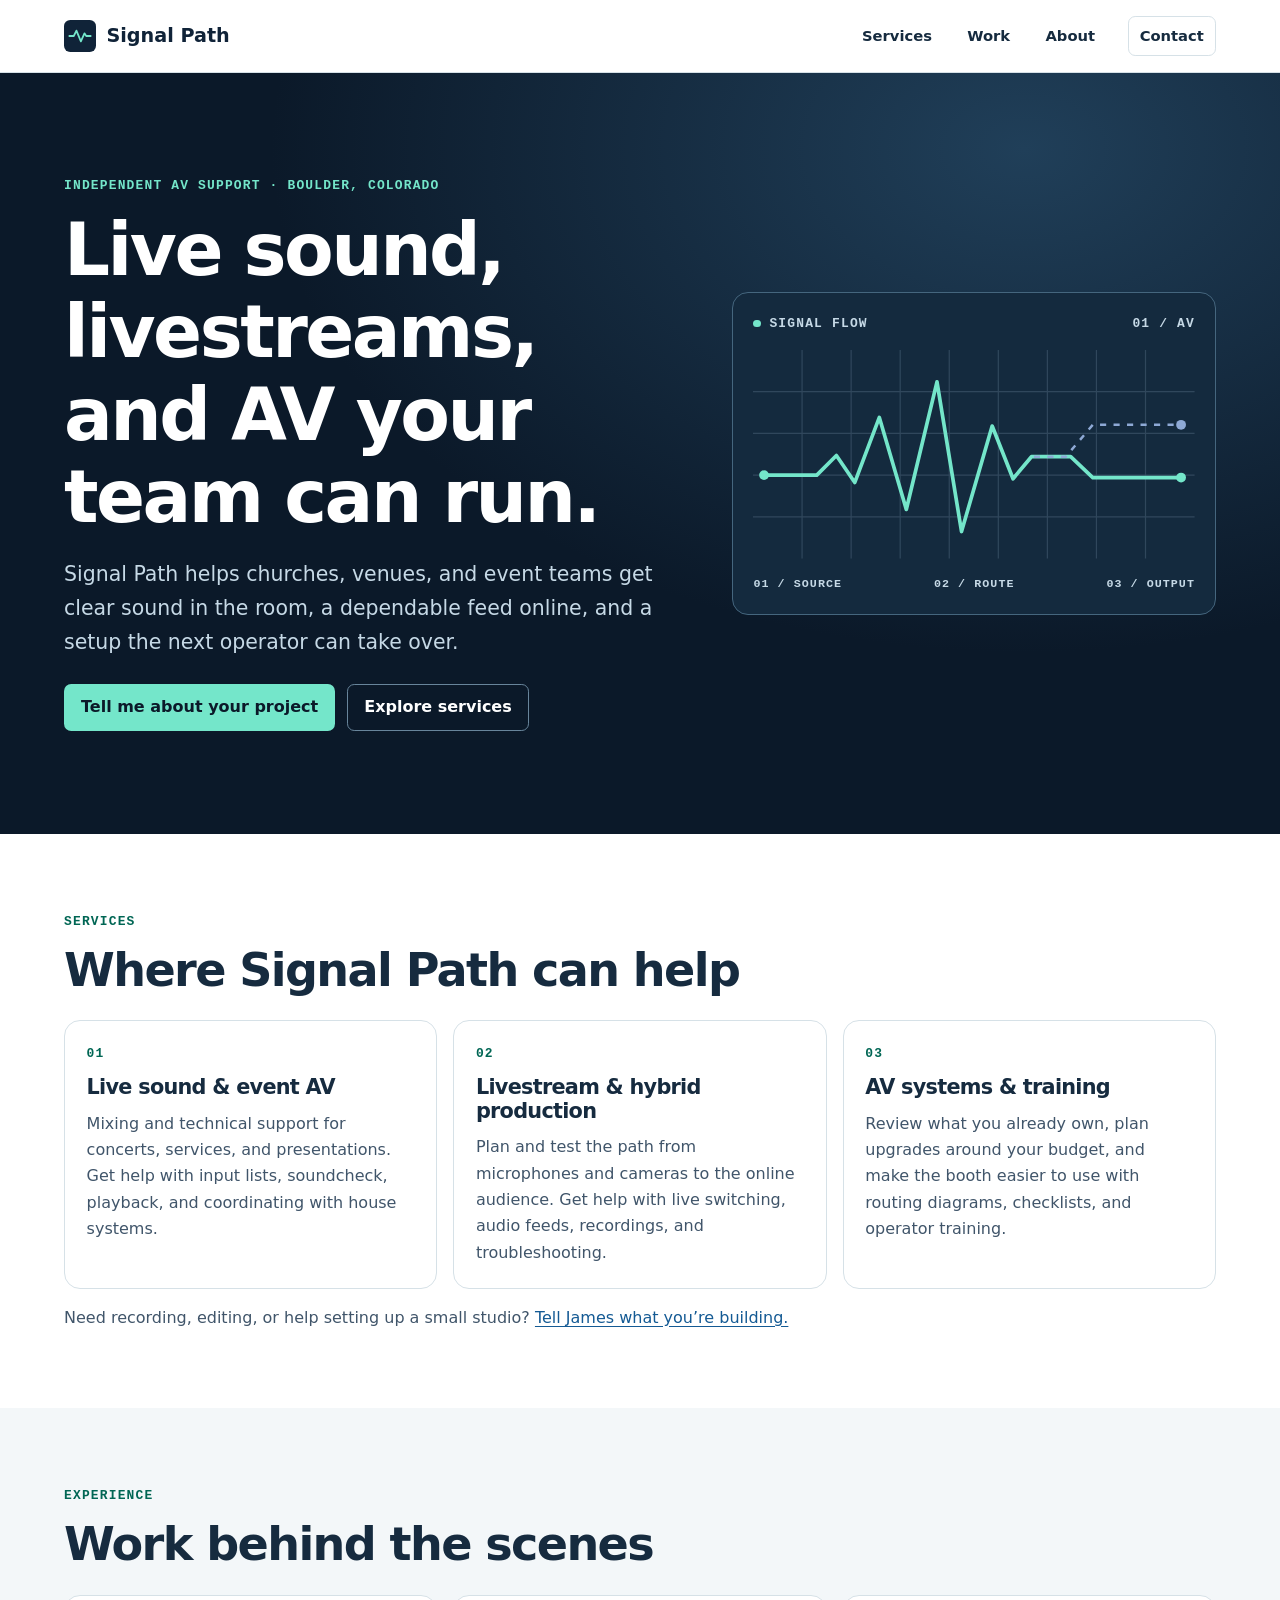
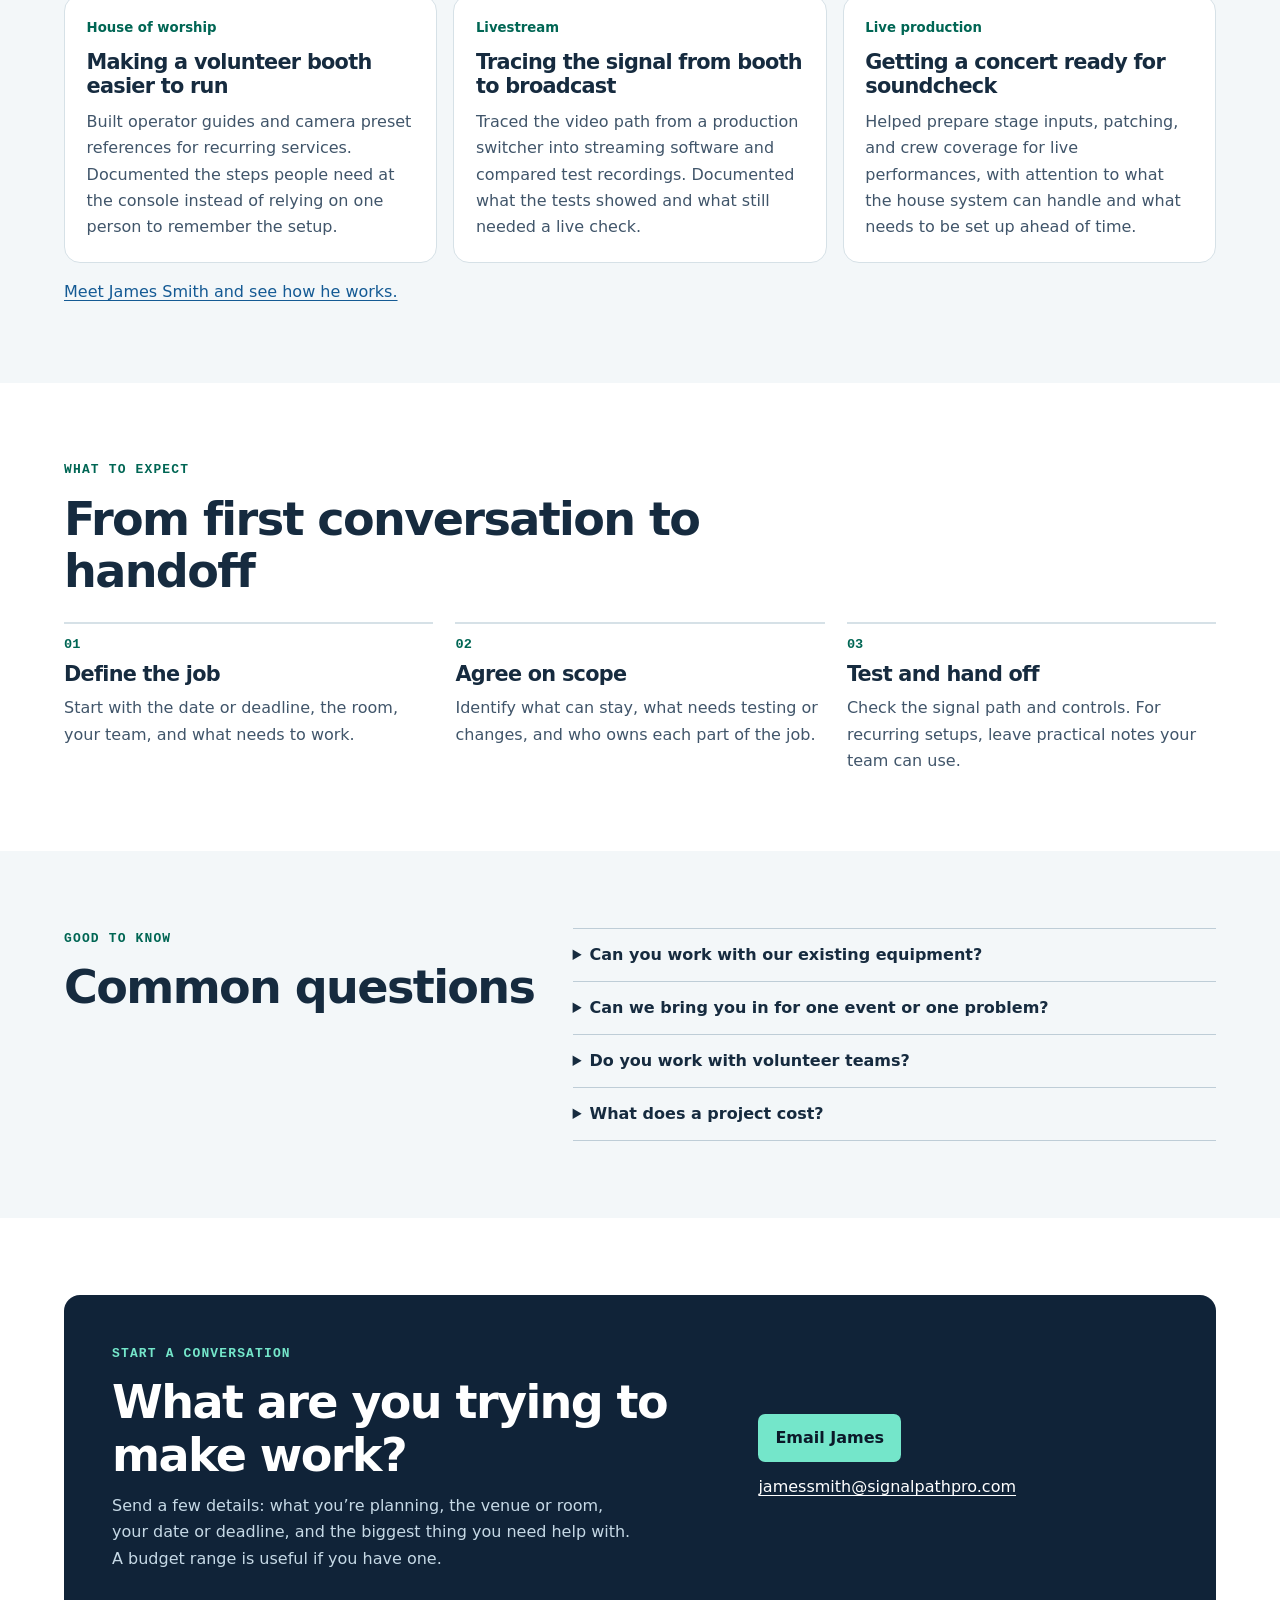
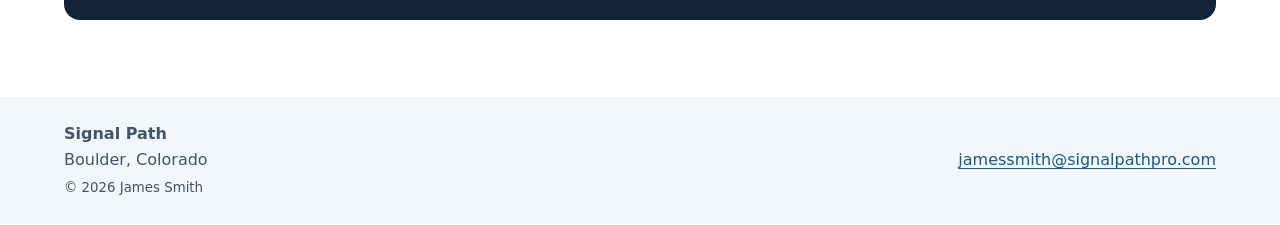
<file: index.html>
<!doctype html>
<html lang="en">
<head>
  <meta charset="UTF-8">
  <meta name="viewport" content="width=device-width, initial-scale=1">
  <meta name="description" content="Boulder-based AV support from James Smith: live sound, livestream production, system troubleshooting, and operator training for churches, venues, and event teams.">
  <meta name="theme-color" content="#102338">
  <meta property="og:type" content="website">
  <meta property="og:site_name" content="Signal Path">
  <meta property="og:title" content="Signal Path | Live Sound, Livestream & AV Support in Boulder">
  <meta property="og:description" content="Boulder-based AV support from James Smith: live sound, livestream production, system troubleshooting, and operator training for churches, venues, and event teams.">
  <meta property="og:url" content="https://signalpathpro.com/">
  <link rel="canonical" href="https://signalpathpro.com/">
  <title>Signal Path | Live Sound, Livestream & AV Support in Boulder</title>
  <link rel="icon" href="img/logo/Monochrome%20Logo.png" type="image/png">
  <link rel="stylesheet" href="css/index.css">
</head>
<body>
  <a href="#main" class="skip">Skip to content</a>
  <header class="site-header">
    <nav class="wrap nav" aria-label="Main">
      <a class="wordmark" href="index.html" aria-current="page">
        <svg viewBox="0 0 36 36" width="32" height="32" aria-hidden="true" focusable="false">
          <rect width="36" height="36" rx="7" fill="#102338"/>
          <path d="M6 18h5l3-6 5 12 4-9 2 3h5" fill="none" stroke="#74e6ca" stroke-width="2" stroke-linecap="round" stroke-linejoin="round"/>
        </svg>
        <span>Signal Path</span>
      </a>
      <ul class="nav-links">
        <li><a href="#services">Services</a></li>
        <li><a href="#work">Work</a></li>
        <li><a href="about.html">About</a></li>
        <li><a class="nav-cta" href="#contact">Contact</a></li>
      </ul>
    </nav>
  </header>
  <main id="main">
    <section class="hero" aria-labelledby="hero-title">
      <div class="wrap hero-grid">
        <div class="hero-copy">
          <p class="eyebrow">Independent AV support · Boulder, Colorado</p>
          <h1 id="hero-title">Live sound, livestreams, and AV your team can run.</h1>
          <p class="lede">Signal Path helps churches, venues, and event teams get clear sound in the room, a dependable feed online, and a setup the next operator can take over.</p>
          <div class="actions">
            <a class="button primary" href="#contact">Tell me about your project</a>
            <a class="button outline" href="#services">Explore services</a>
          </div>
        </div>
        <div class="signal-visual" aria-hidden="true">
          <p class="diagram-label"><span></span> SIGNAL FLOW <small>01 / AV</small></p>
          <svg viewBox="0 0 360 170" fill="none" focusable="false">
            <path d="M0 34h360M0 68h360M0 102h360M0 136h360M40 0v170M80 0v170M120 0v170M160 0v170M200 0v170M240 0v170M280 0v170M320 0v170" stroke="#30475c"/>
            <path d="M9 102h43l16-16 15 22 20-53 22 75 25-104 20 122 25-86 17 43 15-18h32l18 17h72" stroke="#74e6ca" stroke-width="3" stroke-linecap="round" stroke-linejoin="round"/>
            <path d="M229 87h26l22-26h72" stroke="#8ea9d5" stroke-width="2" stroke-dasharray="5 6"/>
            <circle cx="9" cy="102" r="4" fill="#74e6ca"/><circle cx="349" cy="104" r="4" fill="#74e6ca"/><circle cx="349" cy="61" r="4" fill="#8ea9d5"/>
          </svg>
          <p class="diagram-key"><span>01 / SOURCE</span><span>02 / ROUTE</span><span>03 / OUTPUT</span></p>
        </div>
      </div>
    </section>

    <section class="wrap section" id="services" aria-labelledby="services-title">
      <p class="eyebrow">Services</p>
      <h2 id="services-title">Where Signal Path can help</h2>
      <div class="cards">
        <article class="card">
          <p class="number" aria-hidden="true">01</p>
          <h3>Live sound &amp; event AV</h3>
          <p>Mixing and technical support for concerts, services, and presentations. Get help with input lists, soundcheck, playback, and coordinating with house systems.</p>
        </article>
        <article class="card">
          <p class="number" aria-hidden="true">02</p>
          <h3>Livestream &amp; hybrid production</h3>
          <p>Plan and test the path from microphones and cameras to the online audience. Get help with live switching, audio feeds, recordings, and troubleshooting.</p>
        </article>
        <article class="card">
          <p class="number" aria-hidden="true">03</p>
          <h3>AV systems &amp; training</h3>
          <p>Review what you already own, plan upgrades around your budget, and make the booth easier to use with routing diagrams, checklists, and operator training.</p>
        </article>
      </div>
      <p class="service-note">Need recording, editing, or help setting up a small studio? <a href="#contact">Tell James what you’re building.</a></p>
    </section>

    <section class="section band" id="work" aria-labelledby="work-title">
      <div class="wrap">
        <p class="eyebrow">Experience</p>
        <h2 id="work-title">Work behind the scenes</h2>
        <div class="cards">
          <article class="card">
            <p class="tag">House of worship</p>
            <h3>Making a volunteer booth easier to run</h3>
            <p>Built operator guides and camera preset references for recurring services. Documented the steps people need at the console instead of relying on one person to remember the setup.</p>
          </article>
          <article class="card">
            <p class="tag">Livestream</p>
            <h3>Tracing the signal from booth to broadcast</h3>
            <p>Traced the video path from a production switcher into streaming software and compared test recordings. Documented what the tests showed and what still needed a live check.</p>
          </article>
          <article class="card">
            <p class="tag">Live production</p>
            <h3>Getting a concert ready for soundcheck</h3>
            <p>Helped prepare stage inputs, patching, and crew coverage for live performances, with attention to what the house system can handle and what needs to be set up ahead of time.</p>
          </article>
        </div>
        <p class="service-note"><a href="about.html">Meet James Smith and see how he works.</a></p>
      </div>
    </section>

    <section class="wrap section" id="process" aria-labelledby="process-title">
      <p class="eyebrow">What to expect</p>
      <h2 id="process-title">From first conversation to handoff</h2>
      <ol class="steps">
        <li><h3>Define the job</h3><p>Start with the date or deadline, the room, your team, and what needs to work.</p></li>
        <li><h3>Agree on scope</h3><p>Identify what can stay, what needs testing or changes, and who owns each part of the job.</p></li>
        <li><h3>Test and hand off</h3><p>Check the signal path and controls. For recurring setups, leave practical notes your team can use.</p></li>
      </ol>
    </section>

    <section class="section band" id="faq" aria-labelledby="faq-title">
      <div class="wrap faq-layout">
        <div>
          <p class="eyebrow">Good to know</p>
          <h2 id="faq-title">Common questions</h2>
        </div>
        <div class="questions">
          <details>
            <summary>Can you work with our existing equipment?</summary>
            <p>Yes. Start with what you have. If an upgrade makes sense, James can help separate the necessary changes from the nice-to-haves.</p>
          </details>
          <details>
            <summary>Can we bring you in for one event or one problem?</summary>
            <p>Yes. Tell James if you need a one-off show, a check of a specific system, or support for a recurring program so you can agree on the right scope.</p>
          </details>
          <details>
            <summary>Do you work with volunteer teams?</summary>
            <p>Yes. Training and clear operator documentation can be part of the project, especially when several people share the booth.</p>
          </details>
          <details>
            <summary>What does a project cost?</summary>
            <p>It depends on the scope, time, and equipment involved. Share a budget range if you have one, so the first conversation can focus on what’s realistic.</p>
          </details>
        </div>
      </div>
    </section>

    <section class="wrap section" id="contact" aria-labelledby="contact-title">
      <div class="contact-panel">
        <div>
          <p class="eyebrow">Start a conversation</p>
          <h2 id="contact-title">What are you trying to make work?</h2>
          <p>Send a few details: what you’re planning, the venue or room, your date or deadline, and the biggest thing you need help with. A budget range is useful if you have one.</p>
        </div>
        <div class="contact-actions">
          <a class="button primary" href="mailto:jamessmith@signalpathpro.com?subject=Signal%20Path%20project%20inquiry">Email James</a>
          <a href="mailto:jamessmith@signalpathpro.com">jamessmith@signalpathpro.com</a>
        </div>
      </div>
    </section>
  </main>
  <footer class="site-footer">
    <div class="wrap footer-inner">
      <div><strong>Signal Path</strong><br>Boulder, Colorado<br><small>&copy; 2026 James Smith</small></div>
      <a href="mailto:jamessmith@signalpathpro.com">jamessmith@signalpathpro.com</a>
    </div>
  </footer>
</body>
</html>
</file>
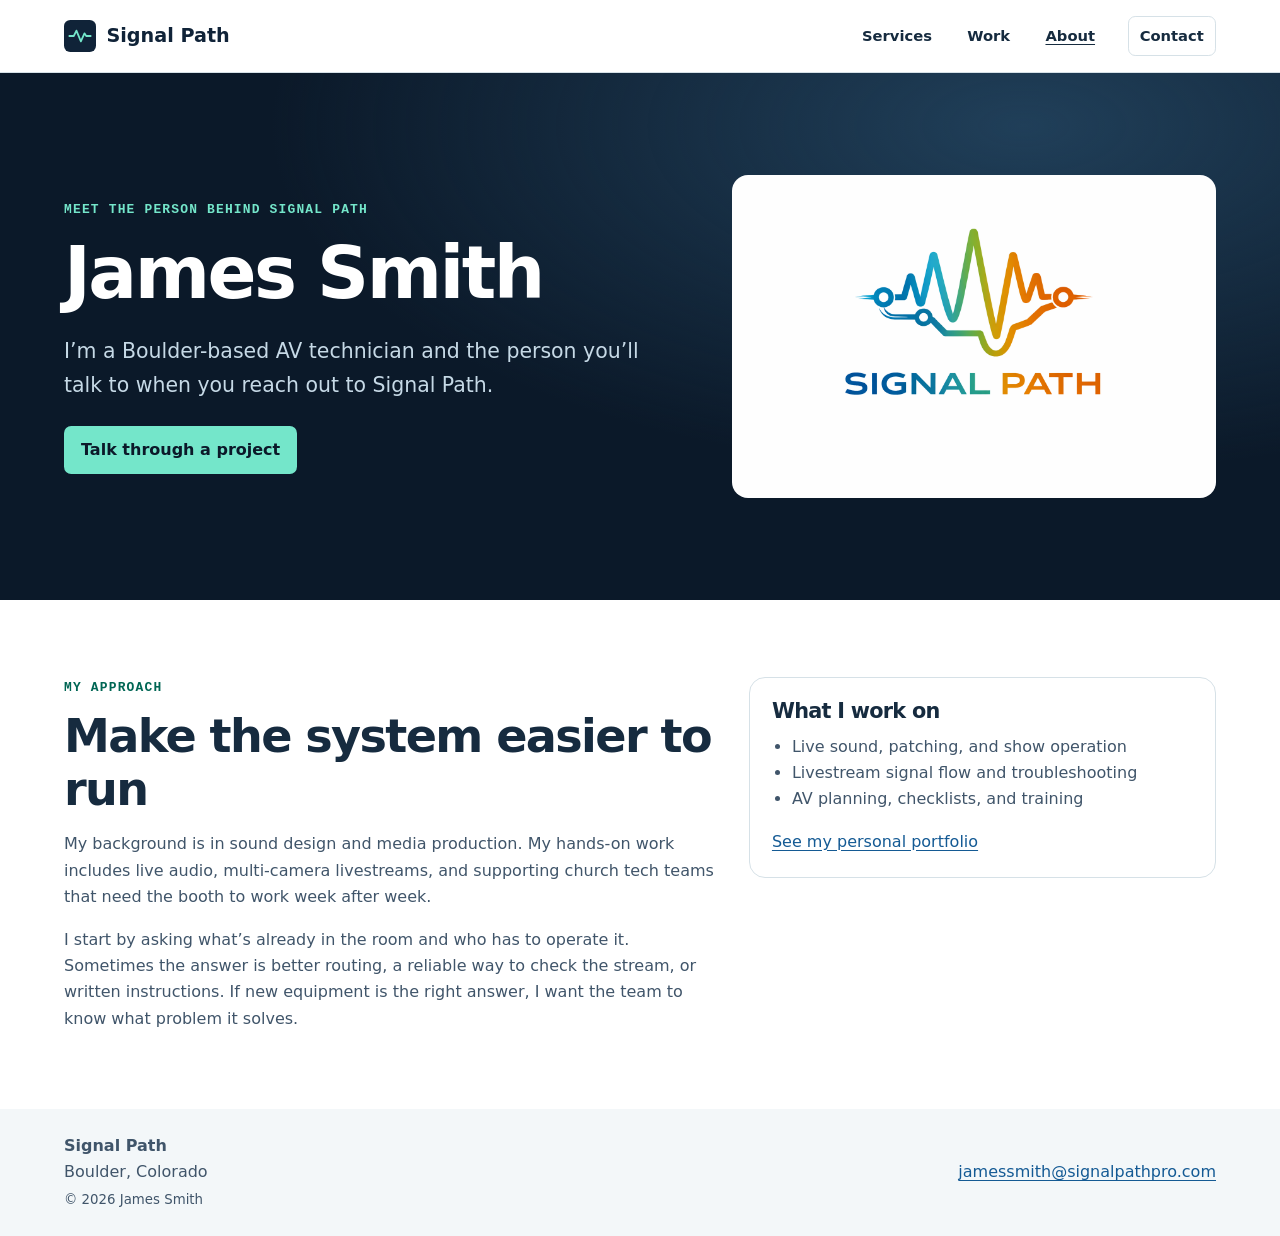
<file: about.html>
<!doctype html>
<html lang="en">
<head>
  <meta charset="UTF-8">
  <meta name="viewport" content="width=device-width, initial-scale=1">
  <meta name="description" content="Meet James Smith, the Boulder-based AV technician behind Signal Path, and learn about his work in live sound, livestreaming, and AV training.">
  <meta name="theme-color" content="#102338">
  <meta property="og:type" content="website">
  <meta property="og:site_name" content="Signal Path">
  <meta property="og:title" content="James Smith | About Signal Path">
  <meta property="og:description" content="Meet James Smith, the Boulder-based AV technician behind Signal Path, and learn about his work in live sound, livestreaming, and AV training.">
  <meta property="og:url" content="https://signalpathpro.com/about.html">
  <link rel="canonical" href="https://signalpathpro.com/about.html">
  <title>James Smith | About Signal Path</title>
  <link rel="icon" href="img/logo/Monochrome%20Logo.png" type="image/png">
  <link rel="stylesheet" href="css/index.css">
</head>
<body>
  <a href="#main" class="skip">Skip to content</a>
  <header class="site-header">
    <nav class="wrap nav" aria-label="Main">
      <a class="wordmark" href="index.html">
        <svg viewBox="0 0 36 36" width="32" height="32" aria-hidden="true" focusable="false">
          <rect width="36" height="36" rx="7" fill="#102338"/>
          <path d="M6 18h5l3-6 5 12 4-9 2 3h5" fill="none" stroke="#74e6ca" stroke-width="2" stroke-linecap="round" stroke-linejoin="round"/>
        </svg>
        <span>Signal Path</span>
      </a>
      <ul class="nav-links">
        <li><a href="index.html#services">Services</a></li>
        <li><a href="index.html#work">Work</a></li>
        <li><a href="about.html" aria-current="page">About</a></li>
        <li><a class="nav-cta" href="index.html#contact">Contact</a></li>
      </ul>
    </nav>
  </header>
  <main id="main">
    <section class="hero about-hero" aria-labelledby="hero-title">
      <div class="wrap hero-grid">
        <div class="hero-copy">
          <p class="eyebrow">Meet the person behind Signal Path</p>
          <h1 id="hero-title">James Smith</h1>
          <p class="lede">I’m a Boulder-based AV technician and the person you’ll talk to when you reach out to Signal Path.</p>
          <div class="actions"><a class="button primary" href="index.html#contact">Talk through a project</a></div>
        </div>
        <div class="about-visual">
          <img src="img/logo/Color%20Logo.png" width="1536" height="1024" alt="Signal Path logo">
        </div>
      </div>
    </section>

    <section class="wrap section about-body" aria-labelledby="about-title">
      <div>
        <p class="eyebrow">My approach</p>
        <h2 id="about-title">Make the system easier to run</h2>
        <p>My background is in sound design and media production. My hands-on work includes live audio, multi-camera livestreams, and supporting church tech teams that need the booth to work week after week.</p>
        <p>I start by asking what’s already in the room and who has to operate it. Sometimes the answer is better routing, a reliable way to check the stream, or written instructions. If new equipment is the right answer, I want the team to know what problem it solves.</p>
      </div>
      <aside class="card">
        <h3>What I work on</h3>
        <ul class="plain-list">
          <li>Live sound, patching, and show operation</li>
          <li>Livestream signal flow and troubleshooting</li>
          <li>AV planning, checklists, and training</li>
        </ul>
        <p><a href="https://jamesotron2000.com">See my personal portfolio</a></p>
      </aside>
    </section>
  </main>
  <footer class="site-footer">
    <div class="wrap footer-inner">
      <div><strong>Signal Path</strong><br>Boulder, Colorado<br><small>&copy; 2026 James Smith</small></div>
      <a href="mailto:jamessmith@signalpathpro.com">jamessmith@signalpathpro.com</a>
    </div>
  </footer>
</body>
</html>
</file>
<file: css/index.css>
:root {
  color-scheme: light;
  font-family: system-ui, -apple-system, BlinkMacSystemFont, "Segoe UI", sans-serif;
  --navy: #102338;
  --navy-deep: #0b1929;
  --ink: #162b3f;
  --muted: #40556a;
  --paper: #f3f7f9;
  --white: #fff;
  --line: #d6e1e7;
  --blue: #145a94;
  --teal: #006654;
  --mint: #74e6ca;
  --radius: 1rem;
}

*, *::before, *::after { box-sizing: border-box; }
html { scroll-padding-top: 6rem; }
body { margin: 0; background: var(--white); color: var(--ink); line-height: 1.65; }
a { color: var(--blue); text-underline-offset: .2em; }
a:hover { text-decoration-thickness: 2px; }
a:focus-visible, summary:focus-visible { outline: 3px solid #147cb5; outline-offset: 4px; }
.hero a:focus-visible, .contact-panel a:focus-visible { outline-color: var(--mint); }
img, svg { display: block; max-width: 100%; }
p, h1, h2, h3, ul, ol { margin: 0; }
h1, h2, h3 { line-height: 1.14; letter-spacing: -.035em; }
h1 { font-size: clamp(2.65rem, 5.65vw, 5.5rem); max-width: 14ch; }
h2 { font-size: clamp(2rem, 3.6vw, 3.1rem); max-width: 22ch; }
h3 { font-size: 1.3rem; }
.wrap { width: min(100% - 3rem, 72rem); margin-inline: auto; }
.skip { position: fixed; z-index: 3; top: .5rem; left: .6rem; transform: translateY(-150%); padding: .65rem 1rem; background: var(--white); }
.skip:focus { transform: translateY(0); }
.site-header { position: sticky; top: 0; z-index: 2; background: var(--white); border-bottom: 1px solid var(--line); }
.nav { min-height: 4.5rem; display: flex; align-items: center; justify-content: space-between; gap: 1rem; }
.wordmark { display: inline-flex; gap: .65rem; align-items: center; color: var(--navy); font-weight: 800; text-decoration: none; font-size: 1.2rem; white-space: nowrap; }
.nav-links { display: flex; align-items: center; flex-wrap: wrap; gap: .25rem clamp(.35rem, 2.4vw, 1.85rem); list-style: none; padding: 0; }
.nav-links a { display: inline-block; padding: .4rem .18rem; color: var(--ink); text-decoration: none; font-size: .92rem; font-weight: 650; }
.nav-links a:hover, .nav-links a[aria-current="page"] { text-decoration: underline; }
.nav-links .nav-cta { padding-inline: .7rem; border: 1px solid var(--line); border-radius: .45rem; }
.hero { background: radial-gradient(ellipse at 80% 10%, #203f59 0, transparent 52%), var(--navy-deep); color: var(--white); }
.hero-grid { display: grid; grid-template-columns: 1.25fr 1fr; align-items: center; gap: clamp(2rem, 5vw, 5rem); padding-block: clamp(3.5rem, 8vw, 7rem); }
.eyebrow, .number, .diagram-label, .diagram-key { font-family: ui-monospace, Consolas, monospace; font-size: .81rem; text-transform: uppercase; font-weight: 750; letter-spacing: .09em; }
.eyebrow { color: var(--teal); margin-bottom: .75rem; }
.hero .eyebrow, .contact-panel .eyebrow { color: var(--mint); }
.lede { color: #c6d9e6; font-size: clamp(1.1rem, 1.7vw, 1.28rem); margin-top: 1.25rem; max-width: 48ch; }
.actions, .contact-actions { display: flex; align-items: flex-start; flex-wrap: wrap; gap: .75rem; margin-top: 1.5rem; }
.button { display: inline-flex; justify-content: center; align-items: center; min-height: 2.95rem; padding: .6rem 1rem; border: 1px solid transparent; border-radius: .45rem; font-weight: 750; text-align: center; text-decoration: none; }
.button:hover { text-decoration: underline; }
.primary { color: var(--navy-deep); background: var(--mint); }
.outline { color: var(--white); border-color: #68859b; }
.signal-visual { padding: 1.25rem; border: 1px solid #45667e; border-radius: var(--radius); background: #142a3e; }
.signal-visual svg { width: 100%; margin-block: 1rem; }
.diagram-label, .diagram-key { display: flex; align-items: center; gap: .55rem; color: #c6d9e6; }
.diagram-label > span { width: .45rem; aspect-ratio: 1; background: var(--mint); border-radius: 100%; }
.diagram-label small { margin-left: auto; font-size: inherit; }
.diagram-key { justify-content: space-between; gap: .35rem; font-size: clamp(.55rem, 1.2vw, .73rem); }
.section { padding-block: clamp(2.85rem, 6vw, 5.25rem); }
.band { background: var(--paper); }
.cards { display: grid; grid-template-columns: repeat(3, minmax(0, 1fr)); gap: 1rem; margin-top: 1.5rem; }
.card { padding: 1.35rem; border: 1px solid var(--line); border-radius: var(--radius); background: var(--white); }
.card h3 { margin-bottom: .65rem; }
.card p:not(.number, .tag), .steps p, .questions p, .about-body p:not(.eyebrow), .service-note { color: var(--muted); }
.number, .tag { color: var(--teal); margin-bottom: .75rem; }
.tag { font-size: .83rem; font-weight: 700; }
.service-note, .about-body p:not(.eyebrow) { margin-top: 1rem; }
.steps { list-style: none; padding: 0; counter-reset: step; display: grid; grid-template-columns: repeat(3, minmax(0, 1fr)); gap: 1.4rem; margin-top: 1.5rem; }
.steps li { border-top: 2px solid var(--line); padding-top: .85rem; counter-increment: step; }
.steps li::before { content: "0" counter(step); color: var(--teal); font: 750 .85rem ui-monospace, monospace; display: block; margin-bottom: .65rem; }
.steps p { margin-top: .55rem; }
.faq-layout, .about-body { display: grid; grid-template-columns: minmax(0, 1fr) minmax(0, 1.35fr); gap: 2rem; align-items: start; }
.questions details { border-top: 1px solid #becdd7; padding: .8rem 0; }
.questions details:last-child { border-bottom: 1px solid #becdd7; }
.questions summary { cursor: pointer; font-weight: 700; }
.questions p { margin: .45rem 0 .15rem 1.2rem; }
.contact-panel { background: var(--navy); color: var(--white); border-radius: var(--radius); padding: clamp(1.3rem, 4vw, 3rem); display: grid; grid-template-columns: 1.5fr 1fr; gap: 1rem 2rem; align-items: center; }
.contact-panel p:not(.eyebrow) { color: #c6d9e6; margin-top: .75rem; max-width: 52ch; }
.contact-actions { flex-direction: column; margin-top: 0; }
.contact-actions a:not(.button) { color: var(--white); overflow-wrap: anywhere; }
.site-footer { padding: 1.5rem 0; background: var(--paper); }
.footer-inner { display: flex; flex-wrap: wrap; align-items: center; justify-content: space-between; gap: .75rem; color: var(--muted); }
.footer-inner a { overflow-wrap: anywhere; }
.about-hero h1 { max-width: none; }
.about-visual img { border-radius: var(--radius); height: auto; }
.about-body { grid-template-columns: minmax(0, 1.4fr) minmax(0, 1fr); }
.plain-list { padding-left: 1.25rem; color: var(--muted); }
@media (max-width: 47rem) {
  .hero-grid, .cards, .steps, .faq-layout, .contact-panel, .about-body { grid-template-columns: 1fr; }
  .signal-visual, .about-visual { max-width: 30rem; }
}
@media (max-width: 33rem) {
  .wrap { width: calc(100% - 2rem); }
  .site-header { position: static; }
  html { scroll-padding-top: .75rem; }
  .nav { align-items: flex-start; flex-direction: column; gap: .35rem; padding-block: .65rem; }
}
</file>
